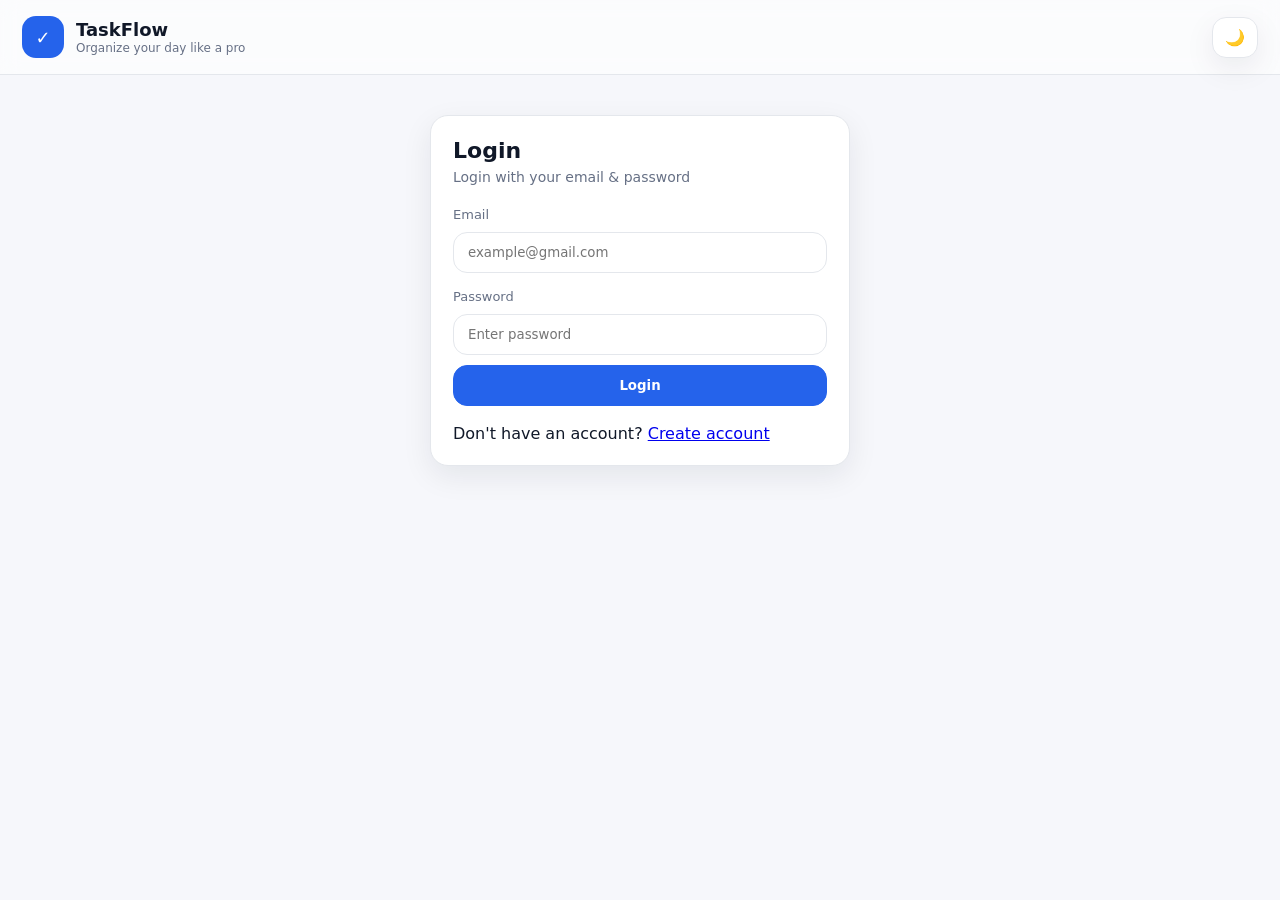
<file: index.html>
<!DOCTYPE html>
<html lang="en">
<head>
  <meta charset="UTF-8" />
  <meta name="viewport" content="width=device-width, initial-scale=1.0" />
  <title>TaskFlow | Login</title>
  <link rel="stylesheet" href="style.css" />
</head>
<body>
  <header class="topbar">
    <div class="brand">
      <div class="logo">✓</div>
      <div>
        <h1>TaskFlow</h1>
        <p>Organize your day like a pro</p>
      </div>
    </div>

    <button class="theme-btn" id="themeToggle" title="Toggle Theme">
      🌙
    </button>
  </header>

  <main class="auth-wrap">
    <section class="card auth-card">
      <h2>Login</h2>
      <p class="muted">Login with your email & password</p>

      <form id="loginForm" class="form">
        <label>Email</label>
        <input type="email" id="email" placeholder="example@gmail.com" required />

        <label>Password</label>
        <input type="password" id="password" placeholder="Enter password" required />

        <button type="submit" class="btn primary">Login</button>
      </form>

      <p class="link-text">
  Don't have an account?
  <a href="register.html">Create account</a>
</p>

    </section>
  </main>
  

  <script src="app.js"></script>
</body>
</html>
</file>
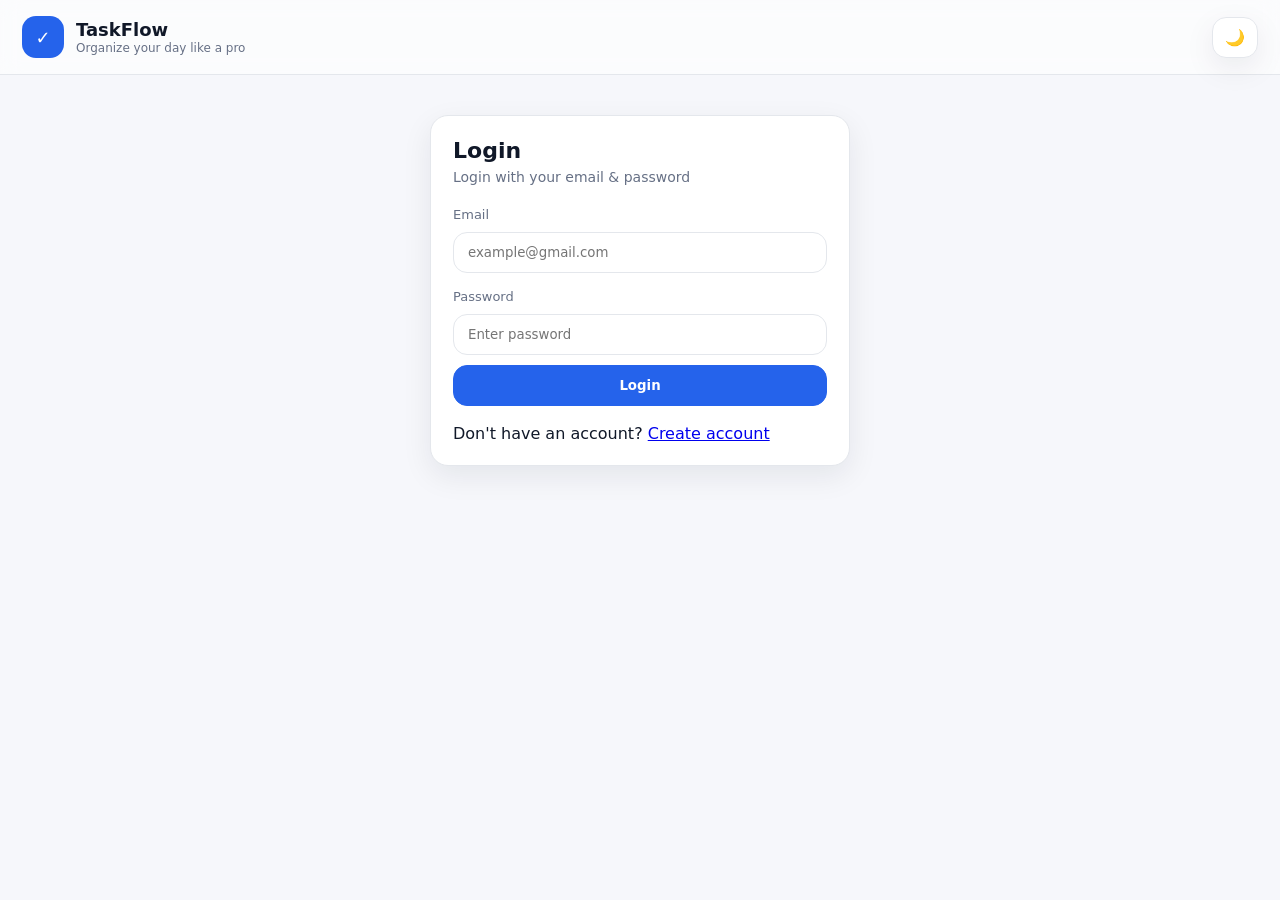
<file: add-task.html>
<!DOCTYPE html>
<html lang="en">
<head>
  <meta charset="UTF-8" />
  <meta name="viewport" content="width=device-width, initial-scale=1.0" />
  <title>TaskFlow | Add Task</title>
  <link rel="stylesheet" href="style.css" />
</head>
<body>
  <header class="topbar">
    <div class="brand">
      <div class="logo">✓</div>
      <div>
        <h1>TaskFlow</h1>
        <p>Add a new task</p>
      </div>
    </div>

    <button class="theme-btn" id="themeToggle" title="Toggle Theme">🌙</button>
  </header>

  <main class="container">
    <section class="card">
      <h2 id="pageTitle">Add Task</h2>
      <p class="muted" id="pageSub">Fill details and add your task</p>

      <form id="addTaskForm" class="form">
        <label>Enter Task</label>
        <input type="text" id="taskName" placeholder="Eg: Complete assignment" required />

        <label>Priority</label>
        <select id="priority" required>
          <option value="High">High</option>
          <option value="Medium" selected>Medium</option>
          <option value="Low">Low</option>
        </select>

        <label>Due Date</label>
        <input type="date" id="dueDate" required />

        <button type="submit" class="btn primary" id="submitBtn">Add Task</button>
        <button type="button" class="btn ghost" id="backBtn">← Back</button>
      </form>
    </section>
  </main>

  <!-- Toast -->
  <div id="toast" class="toast hidden"></div>

  <script src="app.js"></script>
</body>
</html>
</file>
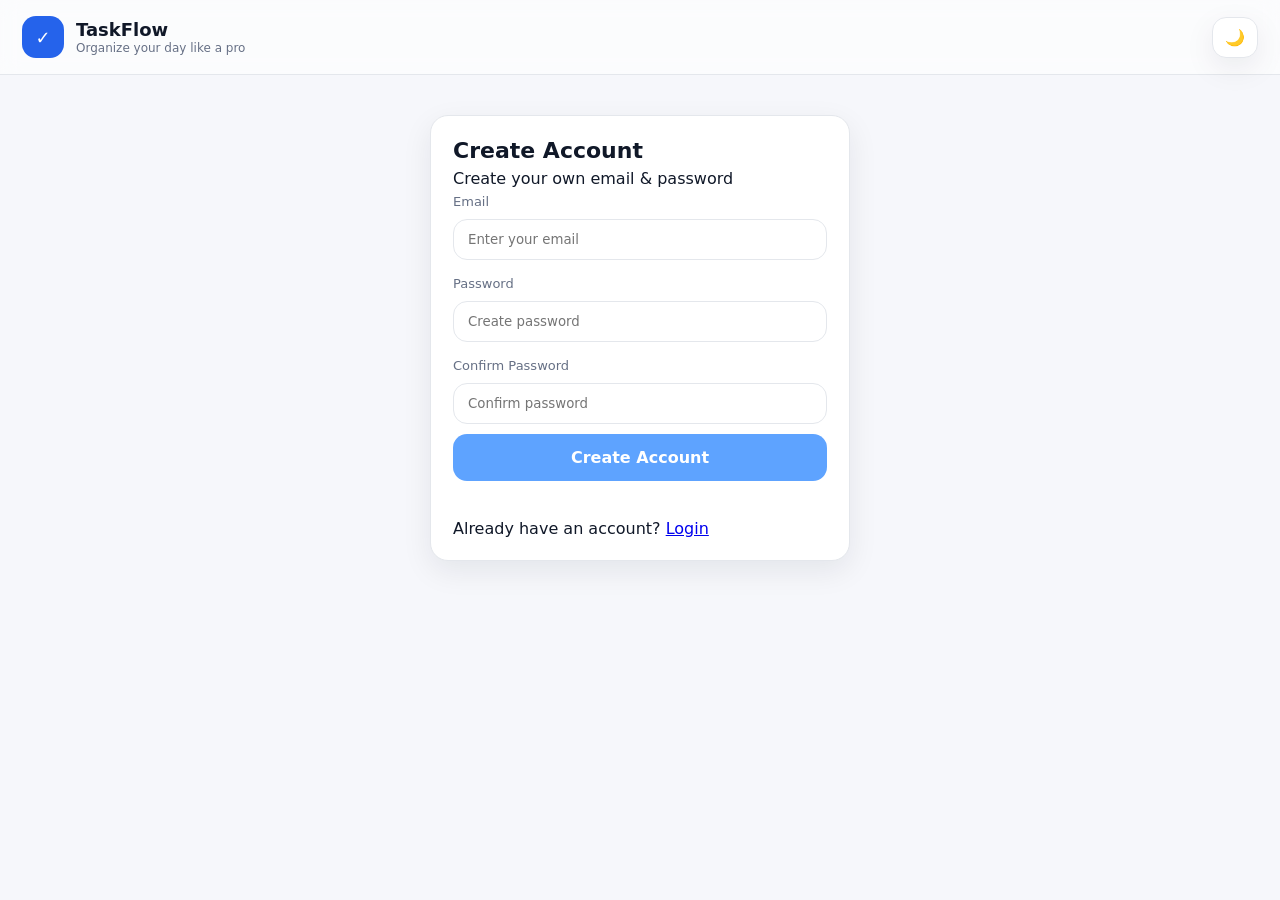
<file: register.html>
<!DOCTYPE html>
<html lang="en">
<head>
  <meta charset="UTF-8" />
  <meta name="viewport" content="width=device-width, initial-scale=1.0" />
  <title>TaskFlow | Register</title>
  <link rel="stylesheet" href="style.css" />
</head>
<body>
  <header class="topbar">
    <div class="brand">
      <div class="logo">✓</div>
      <div>
        <h1>TaskFlow</h1>
        <p>Organize your day like a pro</p>
      </div>
    </div>

    <button id="themeToggle" class="theme-btn">🌙</button>
  </header>

  <main class="auth-wrap">
    <div class="card auth-card">
      <h2>Create Account</h2>
      <p class="sub">Create your own email & password</p>

      <form id="registerForm" class="form">
        <label>Email</label>
        <input id="regEmail" type="email" placeholder="Enter your email" required />

        <label>Password</label>
        <input id="regPassword" type="password" placeholder="Create password" required />

        <label>Confirm Password</label>
        <input id="regConfirm" type="password" placeholder="Confirm password" required />

        <button class="primary-btn" type="submit">Create Account</button>

      </form>

      <p class="link-text">
        Already have an account?
        <a href="index.html">Login</a>
      </p>
    </div>
  </main>

  <div id="toast" class="toast hidden"></div>
  <script src="app.js"></script>
</body>
</html>
</file>
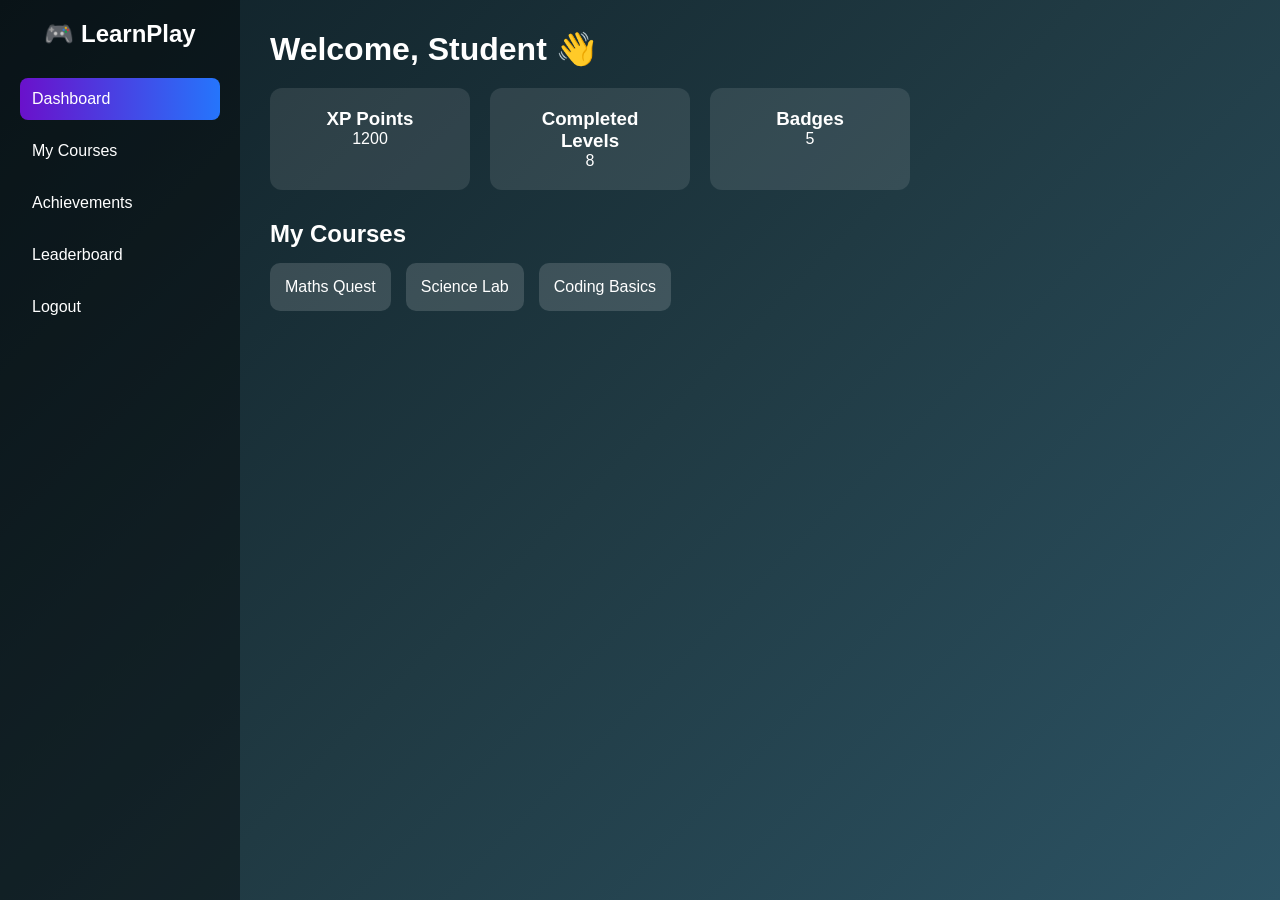
<file: student.html>
<!DOCTYPE html>
<html lang="en">
<head>
  <meta charset="UTF-8">
  <title>Student Dashboard</title>
  <link rel="stylesheet" href="dashboard.css">
</head>
<body>

<div class="dashboard">

  <!-- Sidebar -->
  <aside class="sidebar">
    <h2>🎮 LearnPlay</h2>
    <ul>
      <li class="active">Dashboard</li>
      <li>My Courses</li>
      <li>Achievements</li>
      <li>Leaderboard</li>
      <li>Logout</li>
    </ul>
  </aside>

  <!-- Main Content -->
  <main class="main">
    <h1>Welcome, Student 👋</h1>

    <!-- Stats -->
    <div class="cards">
      <div class="card">
        <h3>XP Points</h3>
        <p>1200</p>
      </div>
      <div class="card">
        <h3>Completed Levels</h3>
        <p>8</p>
      </div>
      <div class="card">
        <h3>Badges</h3>
        <p>5</p>
      </div>
    </div>

    <!-- Courses -->
    <section class="section">
      <h2>My Courses</h2>
      <div class="course-list">
        <div class="course">Maths Quest</div>
        <div class="course">Science Lab</div>
        <div class="course">Coding Basics</div>
      </div>
    </section>
  </main>

</div>

</body>
</html>
</file>
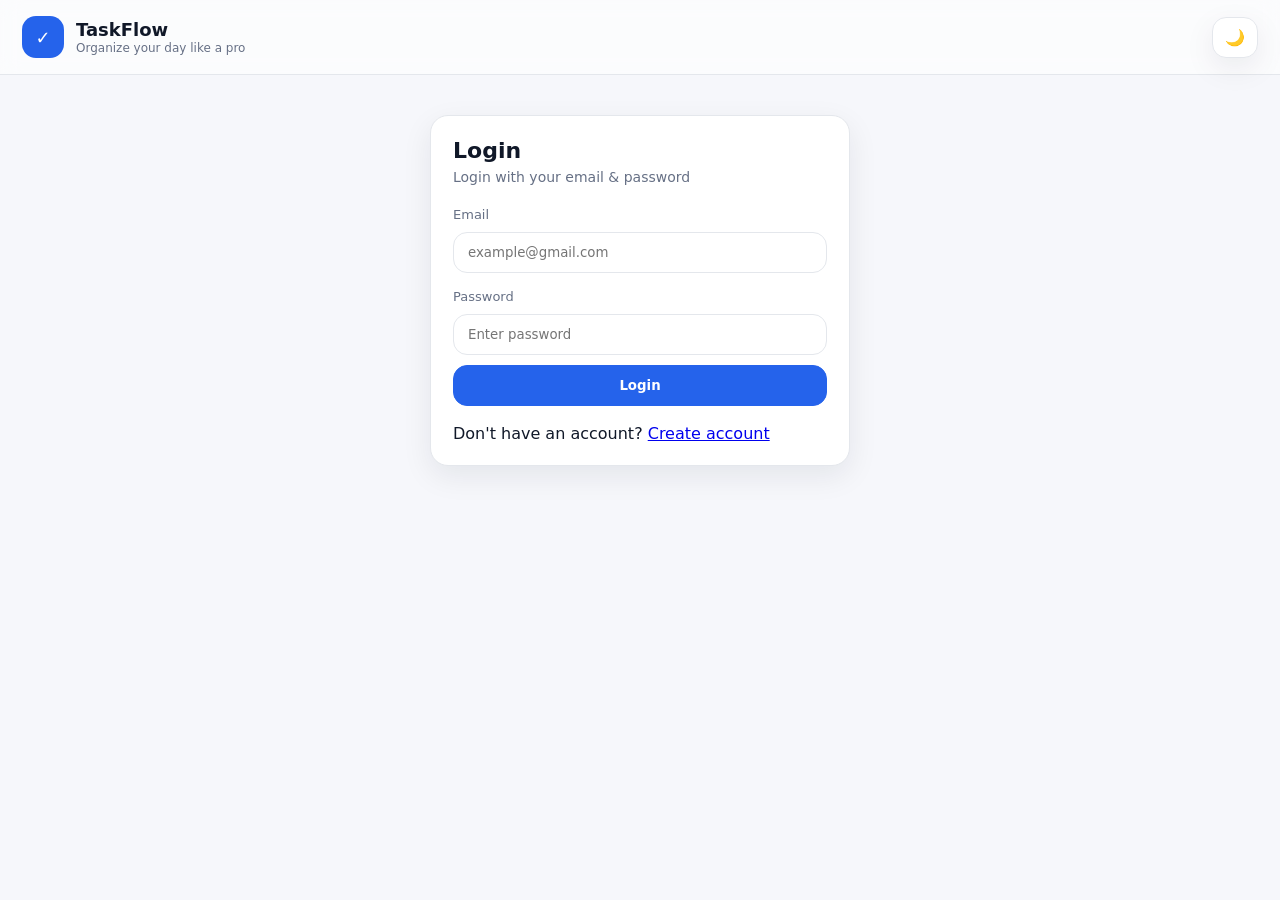
<file: tasks.html>
<!DOCTYPE html>
<html lang="en">
<head>
  <meta charset="UTF-8" />
  <meta name="viewport" content="width=device-width, initial-scale=1.0" />
  <title>TaskFlow | My Tasks</title>
  <link rel="stylesheet" href="style.css" />
</head>
<body>
  <header class="topbar">
    <div class="brand">
      <div class="logo">✓</div>
      <div>
        <h1>TaskFlow</h1>
        <p id="welcomeText">My Tasks</p>
      </div>
    </div>

    <div class="top-actions">
      <button class="theme-btn" id="themeToggle" title="Toggle Theme">🌙</button>
      <button class="btn danger small" id="logoutBtn">Logout</button>
    </div>
  </header>

  <main class="container">
    <section class="card">

      <div class="task-header">
        <div>
          <h2>My Tasks</h2>
          <p class="muted" id="taskCountText">Pending: 0</p>
        </div>

        <button class="btn primary" id="goAddTask">+ Add Task</button>
      </div>

      <!-- Search Bar -->
      <div class="search-wrap">
        <input type="text" id="searchInput" placeholder="Search tasks..." />
      </div>

      <div class="filters">
        <button class="chip active" data-filter="all">All</button>
        <button class="chip" data-filter="pending">Pending</button>
        <button class="chip" data-filter="completed">Completed</button>
      </div>

      <div id="taskList" class="task-list"></div>

      <p id="emptyText" class="muted center hidden">No tasks found. Add your first task ✨</p>
    </section>
  </main>

  <!-- Toast -->
  <div id="toast" class="toast hidden"></div>

  <script src="app.js"></script>
</body>
</html>
</file>
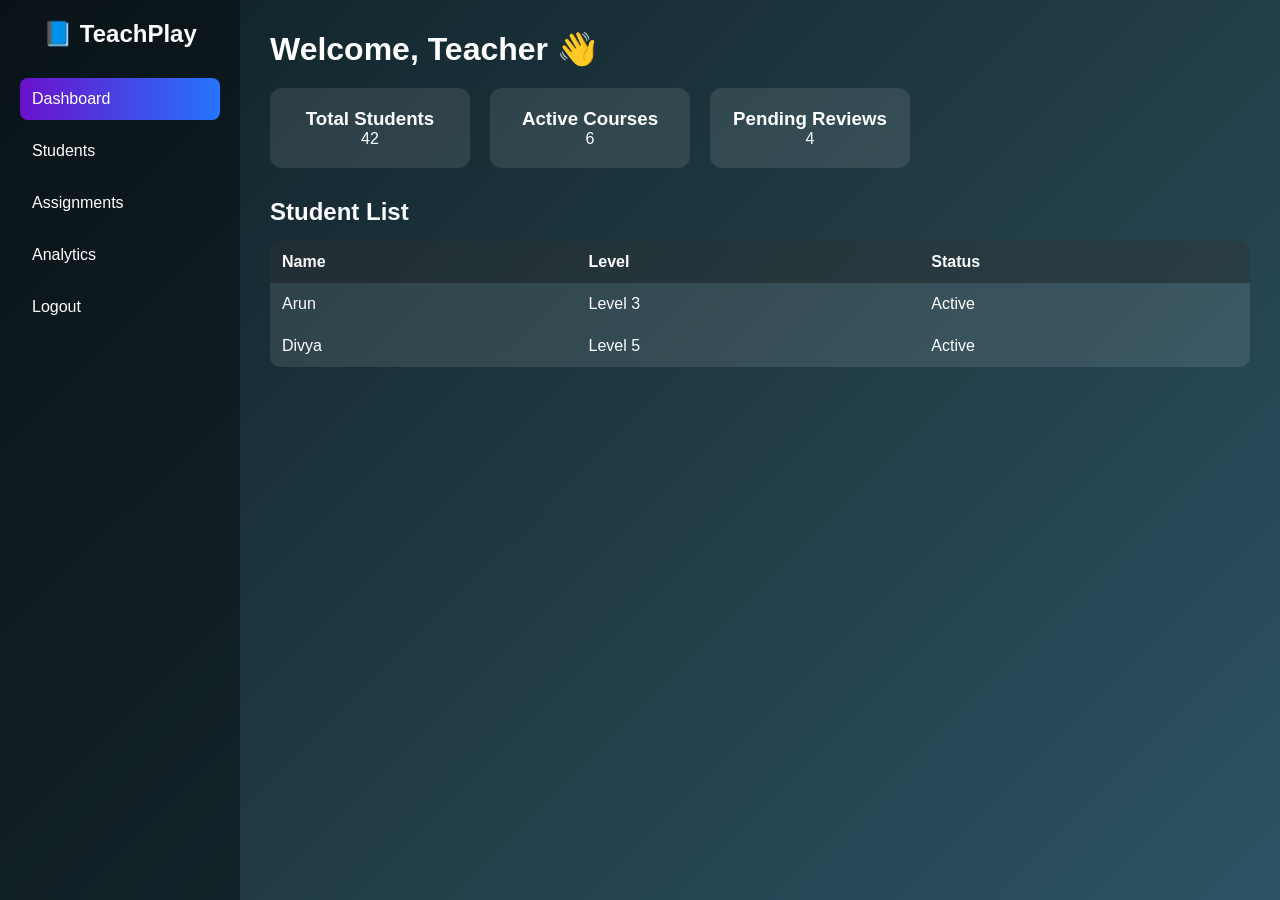
<file: teacher.html>
<!DOCTYPE html>
<html lang="en">
<head>
  <meta charset="UTF-8">
  <title>Teacher Dashboard</title>
  <link rel="stylesheet" href="dashboard.css">
</head>
<body>

<div class="dashboard">

  <!-- Sidebar -->
  <aside class="sidebar">
    <h2>📘 TeachPlay</h2>
    <ul>
      <li class="active">Dashboard</li>
      <li>Students</li>
      <li>Assignments</li>
      <li>Analytics</li>
      <li>Logout</li>
    </ul>
  </aside>

  <!-- Main Content -->
  <main class="main">
    <h1>Welcome, Teacher 👋</h1>

    <!-- Stats -->
    <div class="cards">
      <div class="card">
        <h3>Total Students</h3>
        <p>42</p>
      </div>
      <div class="card">
        <h3>Active Courses</h3>
        <p>6</p>
      </div>
      <div class="card">
        <h3>Pending Reviews</h3>
        <p>4</p>
      </div>
    </div>

    <!-- Students Table -->
    <section class="section">
      <h2>Student List</h2>
      <table>
        <tr>
          <th>Name</th>
          <th>Level</th>
          <th>Status</th>
        </tr>
        <tr>
          <td>Arun</td>
          <td>Level 3</td>
          <td>Active</td>
        </tr>
        <tr>
          <td>Divya</td>
          <td>Level 5</td>
          <td>Active</td>
        </tr>
      </table>
    </section>
  </main>

</div>

</body>
</html>
</file>
<file: style.css>
/* Search */
.search-wrap {
  margin-bottom: 14px;
}
.search-wrap input {
  width: 100%;
}

/* Task actions */
.task-actions {
  display: flex;
  gap: 8px;
  align-items: center;
}

.icon-btn {
  padding: 8px 10px;
  border-radius: 12px;
  border: 1px solid var(--border);
  background: transparent;
  cursor: pointer;
  font-weight: 800;
  transition: 0.2s;
}

.icon-btn:hover {
  transform: translateY(-1px);
  border-color: var(--primary);
}

/* Toast */
.toast {
  position: fixed;
  bottom: 20px;
  right: 20px;
  background: var(--card);
  border: 1px solid var(--border);
  box-shadow: var(--shadow);
  padding: 12px 14px;
  border-radius: 16px;
  font-weight: 800;
  color: var(--text);
  z-index: 9999;
  min-width: 220px;
}

.toast.success {
  border-color: #22c55e;
}

.toast.error {
  border-color: var(--danger);
}

:root {
  --bg: #f6f7fb;
  --card: #ffffff;
  --text: #101828;
  --muted: #667085;
  --border: #e4e7ec;
  --primary: #2563eb;
  --danger: #ef4444;
  --shadow: 0 10px 30px rgba(16, 24, 40, 0.08);
}

body.dark {
  --bg: #0b1220;
  --card: #111a2e;
  --text: #e5e7eb;
  --muted: #94a3b8;
  --border: #24304a;
  --primary: #60a5fa;
  --danger: #f87171;
  --shadow: 0 10px 30px rgba(0, 0, 0, 0.4);
}

* {
  margin: 0;
  padding: 0;
  box-sizing: border-box;
  font-family: system-ui, -apple-system, Segoe UI, Roboto, Arial, sans-serif;
}

body {
  background: var(--bg);
  color: var(--text);
  min-height: 100vh;
}

.topbar {
  display: flex;
  justify-content: space-between;
  align-items: center;
  padding: 16px 22px;
  border-bottom: 1px solid var(--border);
  position: sticky;
  top: 0;
  background: rgba(255, 255, 255, 0.6);
  backdrop-filter: blur(10px);
}

body.dark .topbar {
  background: rgba(17, 26, 46, 0.7);
}

.brand {
  display: flex;
  gap: 12px;
  align-items: center;
}

.logo {
  width: 42px;
  height: 42px;
  border-radius: 14px;
  background: var(--primary);
  display: grid;
  place-items: center;
  color: white;
  font-size: 18px;
  font-weight: 800;
}

.brand h1 {
  font-size: 18px;
  line-height: 1.2;
}

.brand p {
  font-size: 12px;
  color: var(--muted);
}

.top-actions {
  display: flex;
  align-items: center;
  gap: 10px;
}

.theme-btn {
  border: 1px solid var(--border);
  background: var(--card);
  padding: 10px 12px;
  border-radius: 14px;
  cursor: pointer;
  box-shadow: var(--shadow);
  font-size: 16px;
}

.container {
  width: min(900px, 92%);
  margin: 22px auto;
}

.auth-wrap {
  display: grid;
  place-items: center;
  padding: 40px 16px;
}

.card {
  background: var(--card);
  border: 1px solid var(--border);
  border-radius: 18px;
  box-shadow: var(--shadow);
  padding: 22px;
}

.auth-card {
  width: min(420px, 95%);
}

h2 {
  font-size: 22px;
  margin-bottom: 6px;
}

.muted {
  color: var(--muted);
  font-size: 14px;
  margin-bottom: 16px;
}

.form {
  display: grid;
  gap: 10px;
}

label {
  font-size: 13px;
  color: var(--muted);
  margin-top: 6px;
}

input, select {
  padding: 12px 14px;
  border-radius: 14px;
  border: 1px solid var(--border);
  background: transparent;
  color: var(--text);
  outline: none;
}

input:focus, select:focus {
  border-color: var(--primary);
}

.btn {
  padding: 12px 14px;
  border-radius: 14px;
  border: 1px solid var(--border);
  cursor: pointer;
  font-weight: 700;
  transition: 0.2s;
}

.btn.primary {
  background: var(--primary);
  border-color: var(--primary);
  color: white;
}

.btn.primary:hover {
  transform: translateY(-1px);
}

.btn.danger {
  background: var(--danger);
  border-color: var(--danger);
  color: white;
}

.btn.small {
  padding: 10px 12px;
  border-radius: 12px;
  font-size: 13px;
}

.btn.ghost {
  background: transparent;
}

.hint {
  margin-top: 14px;
  padding: 12px;
  border-radius: 14px;
  border: 1px dashed var(--border);
  color: var(--muted);
  font-size: 13px;
}

.task-header {
  display: flex;
  justify-content: space-between;
  align-items: center;
  gap: 12px;
  margin-bottom: 14px;
}

.filters {
  display: flex;
  gap: 10px;
  margin-bottom: 16px;
  flex-wrap: wrap;
}

.chip {
  padding: 8px 12px;
  border-radius: 999px;
  border: 1px solid var(--border);
  background: transparent;
  cursor: pointer;
  font-weight: 700;
  color: var(--muted);
}

.chip.active {
  color: white;
  background: var(--primary);
  border-color: var(--primary);
}

.task-list {
  display: grid;
  gap: 12px;
}

.task-item {
  display: flex;
  align-items: center;
  justify-content: space-between;
  gap: 12px;
  padding: 14px;
  border: 1px solid var(--border);
  border-radius: 16px;
}

.task-left {
  display: flex;
  align-items: flex-start;
  gap: 12px;
}

.task-left input[type="checkbox"] {
  width: 20px;
  height: 20px;
  margin-top: 2px;
}

.task-title {
  font-weight: 800;
  font-size: 15px;
}

.task-meta {
  font-size: 12px;
  color: var(--muted);
  margin-top: 4px;
}

.badge {
  padding: 6px 10px;
  border-radius: 999px;
  font-size: 12px;
  font-weight: 800;
  border: 1px solid var(--border);
}

.badge.high { border-color: #ef4444; }
.badge.medium { border-color: #f59e0b; }
.badge.low { border-color: #10b981; }

.center {
  text-align: center;
}

.hidden {
  display: none;
}
/* Login button & create account gap */
.primary-btn{
  margin-bottom: 20px;
}

.link-text{
  margin-top: 18px;
}
.primary-btn{
  width: 100%;
  padding: 14px 16px;
  border: none;
  border-radius: 14px;
  font-size: 16px;
  font-weight: 600;
  cursor: pointer;

  background: #5ea3ff;
  color: white;

  transition: 0.2s ease;
}

.primary-btn:hover{
  transform: translateY(-1px);
  filter: brightness(1.05);
}

.primary-btn:active{
  transform: translateY(0px);
}
</file>
<file: dashboard.css>
* {
  margin: 0;
  padding: 0;
  box-sizing: border-box;
  font-family: 'Poppins', sans-serif;
}

body {
  background: linear-gradient(135deg, #0f2027, #203a43, #2c5364);
  color: #fff;
}

.dashboard {
  display: flex;
  min-height: 100vh;
}

/* Sidebar */
.sidebar {
  width: 240px;
  background: rgba(0,0,0,0.4);
  padding: 20px;
}

.sidebar h2 {
  margin-bottom: 30px;
  text-align: center;
}

.sidebar ul {
  list-style: none;
}

.sidebar li {
  padding: 12px;
  margin-bottom: 10px;
  cursor: pointer;
  border-radius: 8px;
  transition: 0.3s;
}

.sidebar li:hover,
.sidebar li.active {
  background: linear-gradient(90deg, #6a11cb, #2575fc);
}

/* Main */
.main {
  flex: 1;
  padding: 30px;
}

.main h1 {
  margin-bottom: 20px;
}

/* Cards */
.cards {
  display: flex;
  gap: 20px;
  margin-bottom: 30px;
}

.card {
  background: rgba(255,255,255,0.1);
  padding: 20px;
  border-radius: 12px;
  width: 200px;
  text-align: center;
}

/* Section */
.section h2 {
  margin-bottom: 15px;
}

.course-list {
  display: flex;
  gap: 15px;
}

.course {
  background: rgba(255,255,255,0.15);
  padding: 15px;
  border-radius: 10px;
}

/* Table */
table {
  width: 100%;
  border-collapse: collapse;
  background: rgba(255,255,255,0.1);
  border-radius: 10px;
  overflow: hidden;
}

th, td {
  padding: 12px;
  text-align: left;
}

th {
  background: rgba(0,0,0,0.3);
}
</file>
